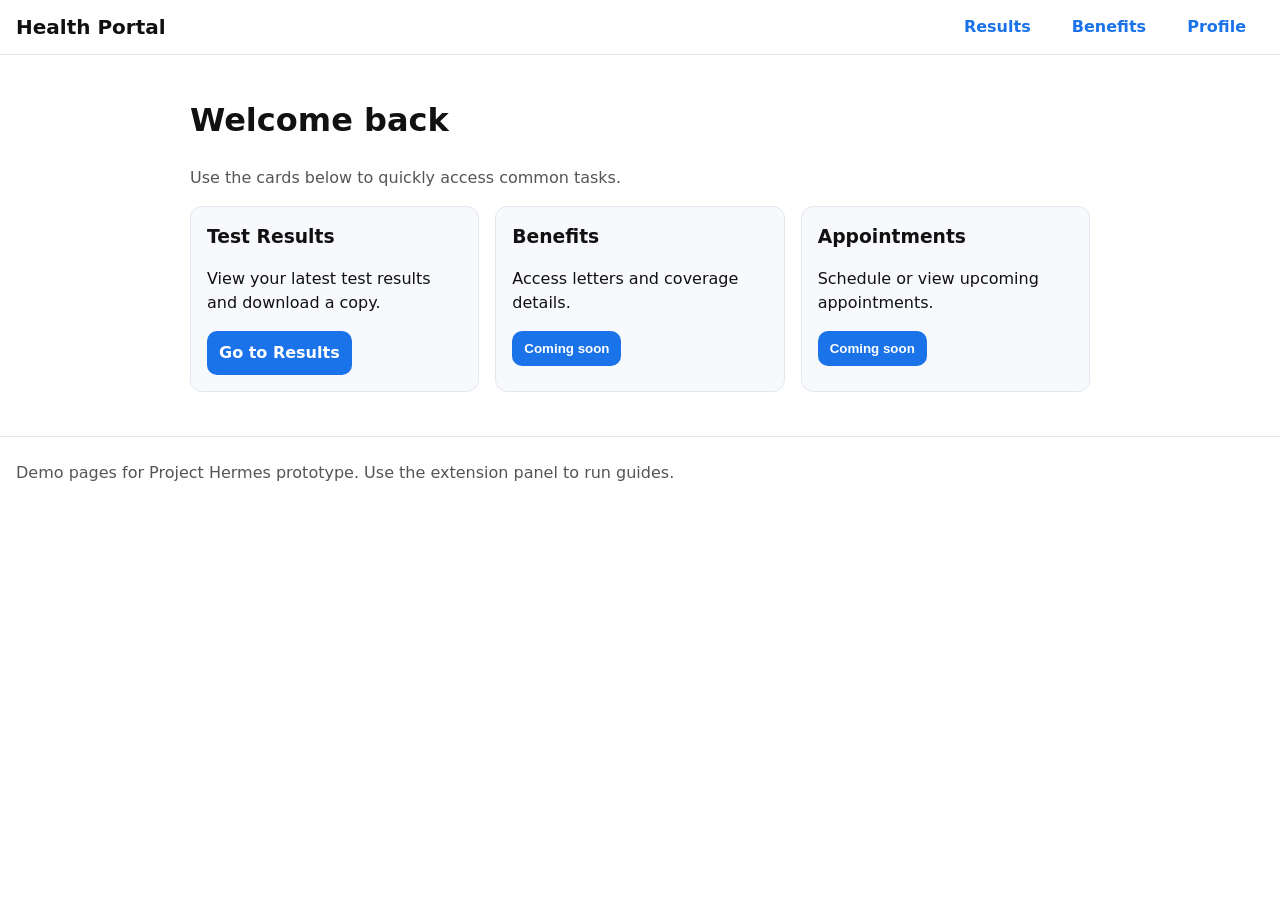
<file: demo/health-portal/index.html>
<!doctype html>
<html lang="en">
<head>
  <meta charset="utf-8" />
  <title>Demo Health Portal — Dashboard</title>
  <meta name="viewport" content="width=device-width, initial-scale=1" />
  <style>
    :root {
      --bg: #ffffff;
      --fg: #111;
      --accent: #1a73e8;
      --muted: #555;
      --card: #f7f9fc;
      --border: #e3e8ef;
    }
    html, body { margin: 0; padding: 0; background: var(--bg); color: var(--fg); font: 16px/1.5 system-ui, -apple-system, Segoe UI, Roboto, sans-serif; }
    header {
      position: sticky; top: 0; background: #fff; border-bottom: 1px solid var(--border);
      padding: 12px 16px; display: flex; align-items: center; justify-content: space-between;
    }
    .brand { font-weight: 800; font-size: 20px; }
    nav a {
      margin: 0 8px; text-decoration: none; color: var(--accent); font-weight: 700;
      padding: 6px 8px; border-radius: 8px; border: 2px solid transparent;
    }
    nav a:focus { outline: none; border-color: #ffcc00; }
    main { padding: 20px 16px; max-width: 900px; margin: 0 auto; }
    .subtle { color: var(--muted); }
    .grid {
      display: grid; grid-template-columns: repeat(auto-fit, minmax(240px, 1fr)); gap: 16px; margin-top: 16px;
    }
    .card {
      background: var(--card); border: 1px solid var(--border); border-radius: 12px; padding: 16px;
    }
    .card h3 { margin: 0 0 8px; }
    .btn {
      display: inline-block; background: var(--accent); color: #fff; font-weight: 800;
      padding: 10px 12px; border-radius: 10px; text-decoration: none; border: none; cursor: pointer;
    }
    .btn:focus { outline: 3px solid #ffcc00; outline-offset: 2px; }
    footer { padding: 24px 16px; color: var(--muted); border-top: 1px solid var(--border); margin-top: 24px; }
  </style>
</head>
<body>
  <header>
    <div class="brand" id="nav-dashboard" aria-label="Dashboard">Health Portal</div>
    <nav aria-label="Main">
      <a id="nav-results" href="./results.html">Results</a>
      <a id="nav-benefits" href="#" aria-disabled="true">Benefits</a>
      <a id="nav-profile" href="#" aria-disabled="true">Profile</a>
    </nav>
  </header>

  <main>
    <h1>Welcome back</h1>
    <p class="subtle">Use the cards below to quickly access common tasks.</p>

    <div class="grid">
      <div class="card">
        <h3>Test Results</h3>
        <p>View your latest test results and download a copy.</p>
        <a class="btn" href="./results.html">Go to Results</a>
      </div>
      <div class="card">
        <h3>Benefits</h3>
        <p>Access letters and coverage details.</p>
        <button class="btn" disabled aria-disabled="true">Coming soon</button>
      </div>
      <div class="card">
        <h3>Appointments</h3>
        <p>Schedule or view upcoming appointments.</p>
        <button class="btn" disabled aria-disabled="true">Coming soon</button>
      </div>
    </div>
  </main>

  <footer>
    Demo pages for Project Hermes prototype. Use the extension panel to run guides.
  </footer>
</body>
</html>
</file>
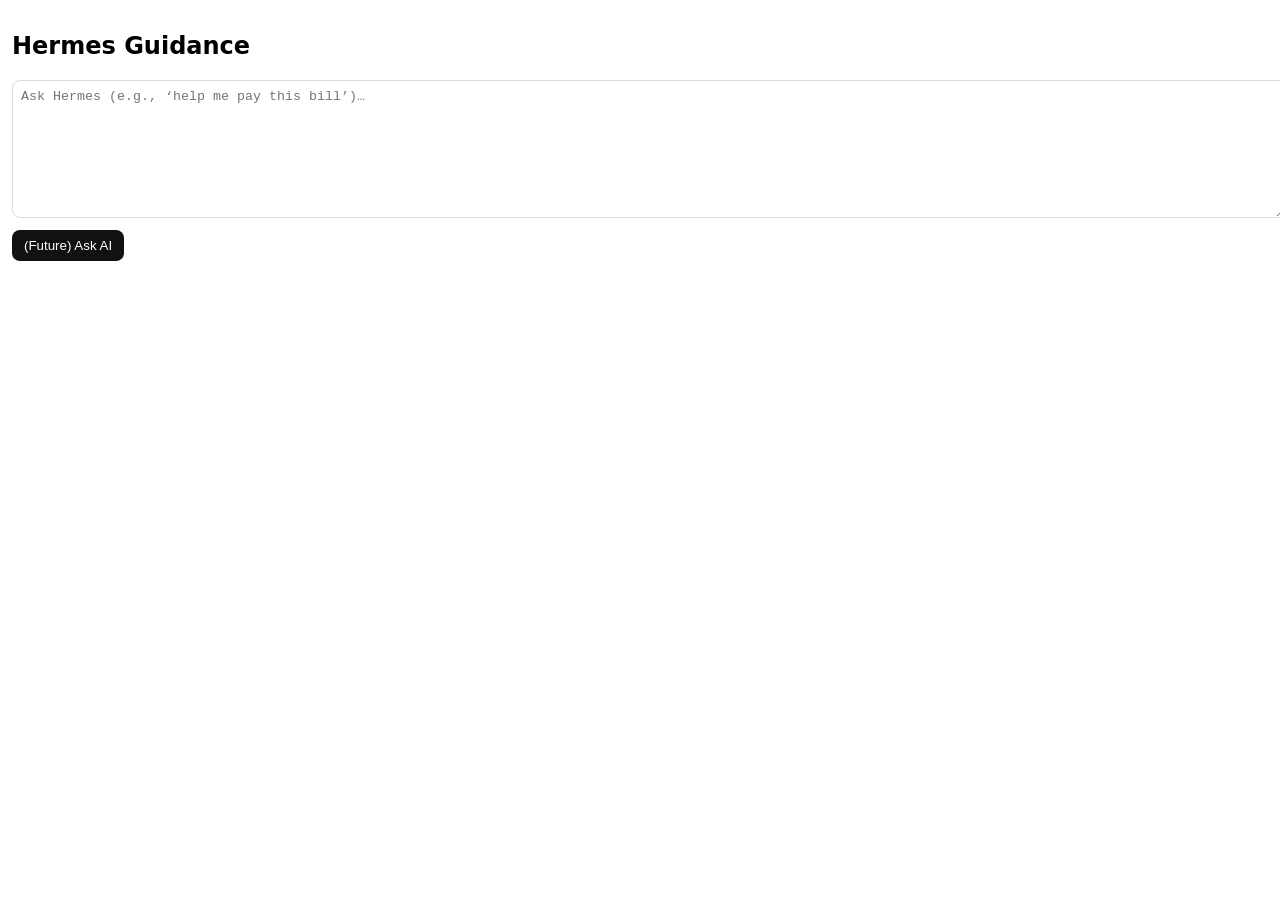
<file: src/sidepanel.html>
<!doctype html>
<html>
<head>
  <meta charset="utf-8" />
  <meta name="viewport" content="width=device-width, initial-scale=1" />
  <title>Hermes Side Panel</title>
  <style>
    body { font-family: system-ui, -apple-system, Segoe UI, Roboto, sans-serif; margin: 0; }
    main { padding: 12px; }
    textarea { width: 100%; height: 120px; border: 1px solid #ddd; border-radius: 8px; padding: 8px; }
    button { margin-top: 8px; padding: 8px 12px; border: 0; border-radius: 8px; background: #111; color: #fff; cursor: pointer; }
  </style>
</head>
<body>
  <main>
    <h2>Hermes Guidance</h2>
    <textarea id="prompt" placeholder="Ask Hermes (e.g., ‘help me pay this bill’)…"></textarea>
    <button id="run">(Future) Ask AI</button>
  </main>
  <script type="module" src="sidepanel.js"></script>
</body>
</html>
</file>
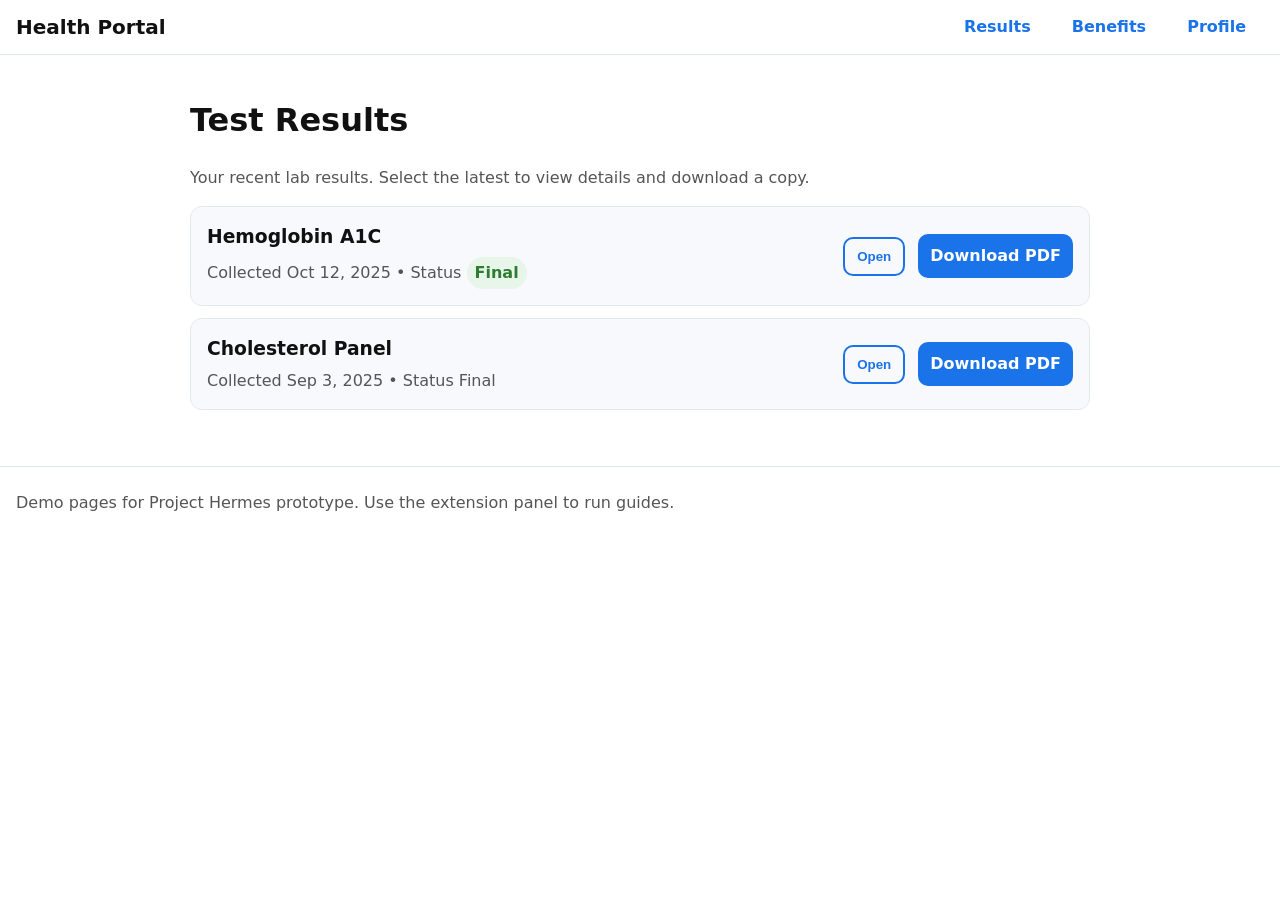
<file: demo/health-portal/results.html>
<!doctype html>
<html lang="en">
<head>
  <meta charset="utf-8" />
  <title>Demo Health Portal — Test Results</title>
  <meta name="viewport" content="width=device-width, initial-scale=1" />
  <style>
    :root {
      --bg: #ffffff;
      --fg: #111;
      --accent: #1a73e8;
      --muted: #555;
      --card: #f7f9fc;
      --border: #e3e8ef;
    }
    html, body { margin: 0; padding: 0; background: var(--bg); color: var(--fg); font: 16px/1.5 system-ui, -apple-system, Segoe UI, Roboto, sans-serif; }
    header {
      position: sticky; top: 0; background: #fff; border-bottom: 1px solid var(--border);
      padding: 12px 16px; display: flex; align-items: center; justify-content: space-between;
    }
    .brand { font-weight: 800; font-size: 20px; }
    nav a {
      margin: 0 8px; text-decoration: none; color: var(--accent); font-weight: 700;
      padding: 6px 8px; border-radius: 8px; border: 2px solid transparent;
    }
    nav a:focus { outline: none; border-color: #ffcc00; }
    main { padding: 20px 16px; max-width: 900px; margin: 0 auto; }
    .subtle { color: var(--muted); }
    .list { margin-top: 16px; }
    .result {
      background: var(--card); border: 1px solid var(--border); border-radius: 12px; padding: 16px; margin-bottom: 12px;
      display: flex; align-items: center; justify-content: space-between; gap: 12px;
    }
    .result h3 { margin: 0 0 6px; }
    .badge { display: inline-block; font-weight: 800; color: #2e7d32; background: #e8f5e9; border-radius: 999px; padding: 4px 8px; }
    .actions a, .actions button {
      display: inline-block; background: var(--accent); color: #fff; font-weight: 800;
      padding: 10px 12px; border-radius: 10px; text-decoration: none; border: none; cursor: pointer;
      margin-left: 8px;
    }
    .actions .ghost {
      background: transparent; color: var(--accent); border: 2px solid var(--accent);
    }
    .actions a:focus, .actions button:focus { outline: 3px solid #ffcc00; outline-offset: 2px; }
    footer { padding: 24px 16px; color: var(--muted); border-top: 1px solid var(--border); margin-top: 24px; }
  </style>
</head>
<body>
  <header>
    <div class="brand" id="nav-dashboard" aria-label="Dashboard">Health Portal</div>
    <nav aria-label="Main">
      <a id="nav-results" href="./results.html" aria-current="page">Results</a>
      <a id="nav-benefits" href="#" aria-disabled="true">Benefits</a>
      <a id="nav-profile" href="#" aria-disabled="true">Profile</a>
    </nav>
  </header>

  <main>
    <h1>Test Results</h1>
    <p class="subtle">Your recent lab results. Select the latest to view details and download a copy.</p>

    <div class="list">
      <div id="latest-result" class="result" tabindex="0" aria-label="Latest result: A1C">
        <div>
          <h3>Hemoglobin A1C</h3>
          <div class="subtle">Collected Oct 12, 2025 • Status <span class="badge">Final</span></div>
        </div>
        <div class="actions">
          <button class="ghost" type="button">Open</button>
          <a id="download-pdf" href="#" role="button" aria-label="Download PDF">Download PDF</a>
        </div>
      </div>

      <div class="result">
        <div>
          <h3>Cholesterol Panel</h3>
          <div class="subtle">Collected Sep 3, 2025 • Status Final</div>
        </div>
        <div class="actions">
          <button class="ghost" type="button">Open</button>
          <a href="#" role="button">Download PDF</a>
        </div>
      </div>
    </div>
  </main>

  <footer>
    Demo pages for Project Hermes prototype. Use the extension panel to run guides.
  </footer>
</body>
</html>
</file>
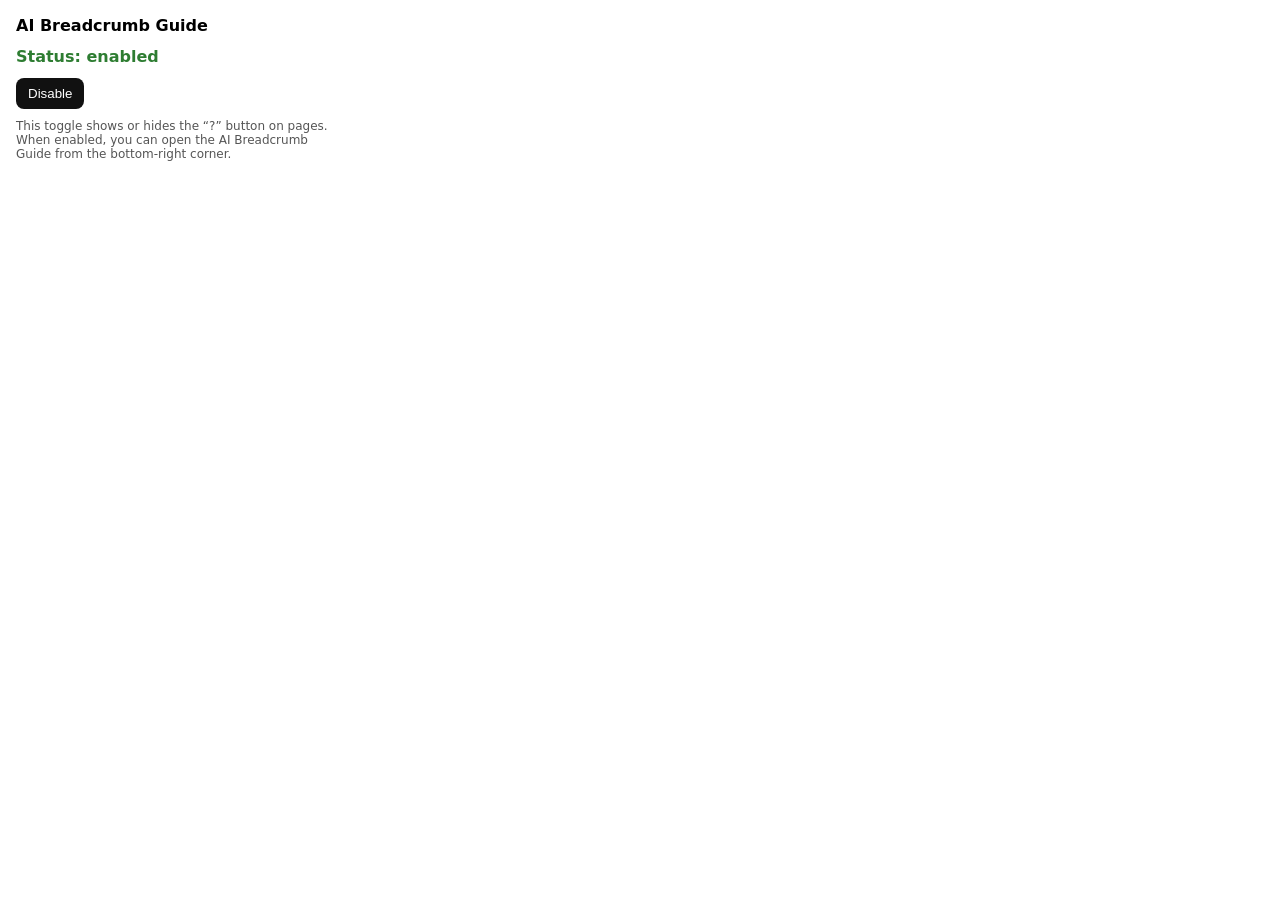
<file: src/popup/popup.html>
<!doctype html>
<html>
  <head>
    <meta charset="utf-8" />
    <meta name="viewport" content="width=device-width, initial-scale=1" />
    <link rel="stylesheet" href="popup.css" />
    <title>AI Breadcrumb Guide</title>
  </head>
  <body>
    <main>
      <h1>AI Breadcrumb Guide</h1>
      <p id="status" style="margin: 6px 0 12px 0; font-weight:700;">Status: checking…</p>
      <button id="toggle">Enable</button>
      <p style="font-size:12px; color:#555; margin-top:10px;">
        This toggle shows or hides the “?” button on pages. When enabled, you can open the AI Breadcrumb Guide from the bottom-right corner.
      </p>
    </main>
    <script type="module" src="popup.js"></script>
  </body>
</html>
</file>
<file: src/popup/popup.css>
:root { font-family: system-ui, -apple-system, Segoe UI, Roboto, sans-serif; }
body { margin: 0; }
main { width: 320px; padding: 16px; }
h1 { font-size: 16px; margin: 0 0 12px; }
.row { display: flex; gap: 8px; margin: 8px 0 12px; }
input { flex: 1; padding: 8px; border: 1px solid #ddd; border-radius: 8px; }
button { padding: 8px 12px; border: 0; border-radius: 8px; background: #111; color: #fff; cursor: pointer; }
button.ghost { background: #f5f5f5; color: #111; }
button:hover { filter: brightness(1.1); }
</file>
